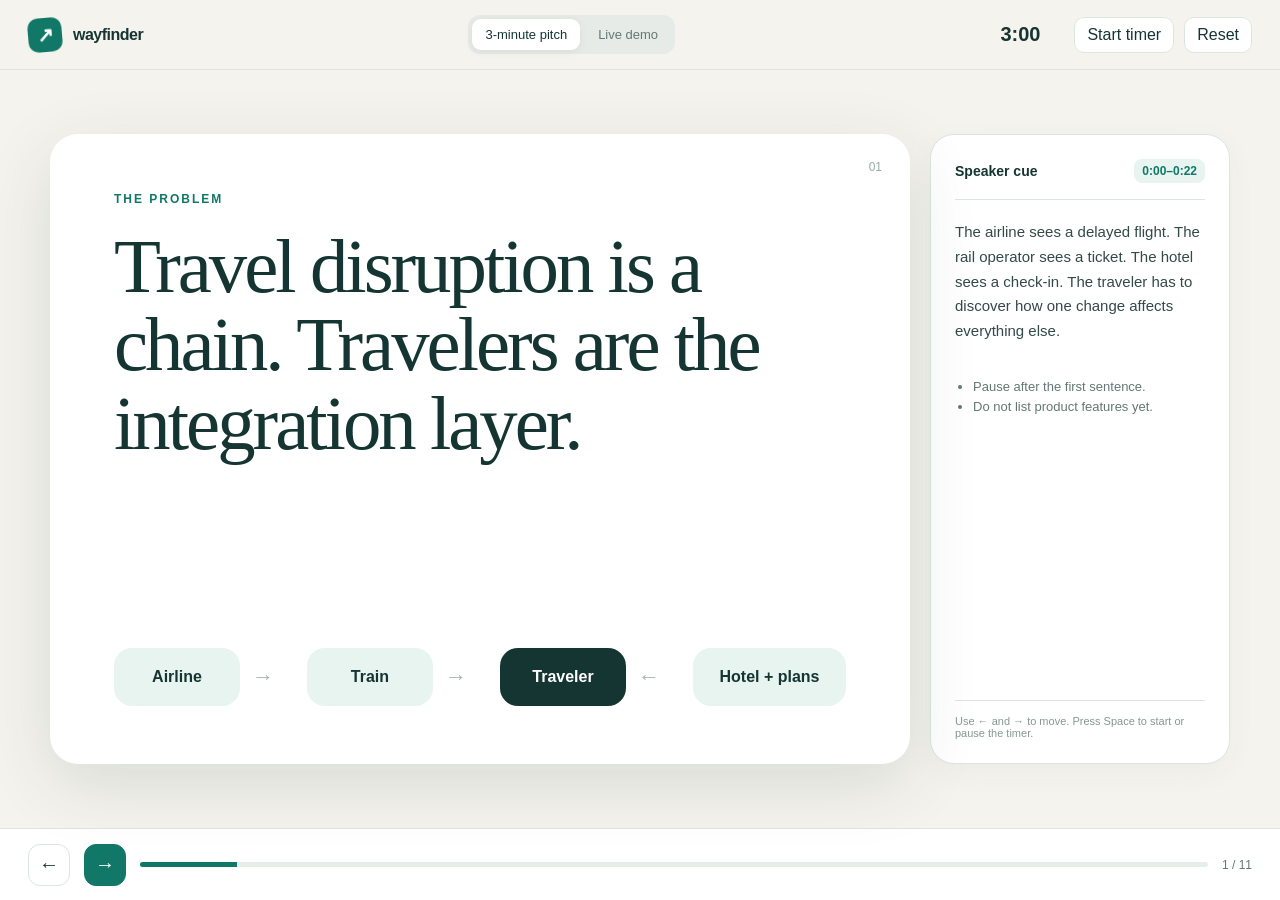
<file: demo/judge-kit/index.html>
<!doctype html>
<html lang="en">
<head>
  <meta charset="utf-8">
  <meta name="viewport" content="width=device-width,initial-scale=1">
  <title>Wayfinder — judge presentation</title>
  <style>
    :root{--ink:#153532;--muted:#647873;--teal:#117867;--mint:#e8f4ef;--cream:#f5f3ed;--paper:#fff;--line:#dce6e1;--amber:#d67832;--red:#b94d3a;--shadow:0 20px 70px rgba(20,53,50,.12)}
    *{box-sizing:border-box}html{background:var(--cream);color:var(--ink);font-family:Inter,-apple-system,BlinkMacSystemFont,"Segoe UI",sans-serif}body{margin:0;min-height:100vh}button,a{font:inherit}button{cursor:pointer}.shell{min-height:100vh;display:grid;grid-template-rows:auto 1fr auto}.topbar{height:70px;padding:0 28px;display:flex;align-items:center;justify-content:space-between;border-bottom:1px solid var(--line);background:rgba(245,243,237,.94);backdrop-filter:blur(12px)}.brand{display:flex;align-items:center;gap:11px;font-weight:750;letter-spacing:-.5px}.brand-mark{width:34px;height:34px;border-radius:10px;background:var(--teal);color:#fff;display:grid;place-items:center;font-size:20px;transform:rotate(-5deg)}.mode-switch{display:flex;gap:5px;background:#e7ebe8;padding:4px;border-radius:12px}.mode-switch button{border:0;background:transparent;padding:8px 13px;border-radius:9px;color:var(--muted);font-size:13px}.mode-switch button.active{background:var(--paper);color:var(--ink);box-shadow:0 2px 8px #173e3c13}.timer-wrap{display:flex;align-items:center;gap:10px}.timer{font-size:20px;font-variant-numeric:tabular-nums;font-weight:650;min-width:64px}.timer.over{color:var(--red)}.timer-button{border:1px solid var(--line);background:var(--paper);color:var(--ink);padding:8px 12px;border-radius:10px}.stage{padding:26px;display:grid;place-items:center}.pitch-layout{width:min(1180px,100%);display:grid;grid-template-columns:minmax(0,1fr) 300px;gap:20px;align-items:stretch}.slide{min-height:630px;background:var(--paper);border-radius:28px;box-shadow:var(--shadow);overflow:hidden;position:relative;padding:58px 64px;display:flex;flex-direction:column}.slide-kicker{font-size:12px;text-transform:uppercase;letter-spacing:2px;color:var(--teal);font-weight:750}.slide h1{font-family:Georgia,"Times New Roman",serif;font-size:clamp(46px,6vw,78px);line-height:1.02;letter-spacing:-3px;margin:22px 0 24px;max-width:920px;font-weight:500}.slide h2{font-family:Georgia,"Times New Roman",serif;font-size:44px;line-height:1.08;letter-spacing:-1.8px;margin:14px 0 24px;font-weight:500}.slide p{font-size:20px;line-height:1.55;color:var(--muted);max-width:820px}.slide strong{color:var(--ink)}.slide-number{position:absolute;right:28px;top:26px;color:#9aaba5;font-size:12px}.chain{display:grid;grid-template-columns:repeat(7,auto);align-items:center;gap:12px;margin-top:auto}.chain-node{background:var(--mint);border-radius:18px;padding:20px 16px;min-width:105px;text-align:center;font-weight:700}.chain-node.person{background:var(--ink);color:#fff}.chain-arrow{color:#a7b7b1;font-size:22px}.problem-grid,.product-grid,.proof-grid{display:grid;grid-template-columns:repeat(3,1fr);gap:15px;margin-top:auto}.problem,.product,.proof{background:#f5f8f6;padding:21px;border-radius:18px}.problem b,.product b,.proof b{display:block;margin:12px 0 5px;font-size:17px}.problem span,.product span,.proof span{color:var(--muted);line-height:1.45}.metric{font-family:Georgia,serif;font-size:42px;color:var(--teal)}.journey-flow{display:grid;grid-template-columns:1fr auto 1fr auto 1fr auto 1fr;gap:12px;align-items:center;margin-top:auto}.journey-step{padding:24px 17px;border-radius:20px;background:var(--mint);text-align:center;min-height:130px;display:grid;place-items:center}.journey-step b{display:block;font-size:18px}.journey-step small{display:block;color:var(--muted);margin-top:6px;line-height:1.4}.flow-arrow{font-size:25px;color:var(--teal)}.demo-shot{margin-top:auto;display:grid;grid-template-columns:1fr 230px;gap:24px;align-items:center}.demo-shot img{width:100%;max-height:350px;object-fit:cover;object-position:top;border-radius:22px;box-shadow:0 14px 40px #173e3c20}.big-fact{padding:24px;background:var(--ink);color:#fff;border-radius:22px}.big-fact .metric{color:#9fe0ce}.big-fact p{font-size:15px;color:#c6d9d3;margin:5px 0 0}.impact-flow{display:flex;align-items:stretch;gap:14px;margin-top:auto}.impact-state{flex:1;padding:24px;border-radius:20px;background:#f5f7f5}.impact-state.warn{background:#fff0e5;color:#894a20}.impact-state.good{background:#eaf6f0;color:#126954}.impact-state b{font-size:19px;display:block;margin-bottom:8px}.impact-state span{line-height:1.45}.arch{margin-top:auto;display:grid;grid-template-columns:1fr 1.15fr 1fr;gap:16px;align-items:stretch}.arch-col{display:grid;gap:10px}.arch-box{padding:18px;border-radius:17px;background:#f3f7f5}.arch-col.center .arch-box{background:var(--ink);color:#fff}.arch-box b{display:block;font-size:17px;margin-bottom:5px}.arch-box span{color:var(--muted);line-height:1.4}.arch-col.center span{color:#bdd2cb}.close-line{margin-top:auto;border-left:5px solid var(--teal);padding:12px 0 12px 24px;font-family:Georgia,serif;font-size:34px;line-height:1.25}.notes{background:var(--paper);border:1px solid var(--line);border-radius:24px;padding:24px;display:flex;flex-direction:column;box-shadow:0 8px 30px #173e3c0b}.notes-head{display:flex;justify-content:space-between;gap:12px;align-items:center;padding-bottom:16px;border-bottom:1px solid var(--line)}.notes-head b{font-size:14px}.time-chip{background:var(--mint);color:var(--teal);padding:5px 8px;border-radius:8px;font-size:12px;font-weight:700}.notes-text{font-size:15px;line-height:1.65;margin:20px 0;color:#334a46}.notes-points{padding-left:18px;color:var(--muted);line-height:1.55;font-size:13px}.notes-spacer{flex:1}.key-hint{font-size:11px;color:#879891;border-top:1px solid var(--line);padding-top:14px}.controls{height:72px;padding:0 28px;display:flex;align-items:center;gap:14px;border-top:1px solid var(--line);background:var(--paper)}.nav-button{width:42px;height:42px;border-radius:12px;border:1px solid var(--line);background:#fff;color:var(--ink);font-size:20px}.nav-button.primary{background:var(--teal);color:#fff;border-color:var(--teal)}.progress{height:5px;flex:1;background:#e7eeea;border-radius:999px;overflow:hidden}.progress>span{display:block;height:100%;background:var(--teal);transition:width .25s}.count{font-size:12px;color:var(--muted);font-variant-numeric:tabular-nums}.demo-layout{width:min(1100px,100%);display:grid;grid-template-columns:340px minmax(0,1fr);gap:20px}.demo-sidebar,.demo-card{background:var(--paper);border:1px solid var(--line);border-radius:24px;box-shadow:0 8px 30px #173e3c0b}.demo-sidebar{padding:24px}.demo-sidebar h1{font-family:Georgia,serif;font-size:31px;margin:8px 0}.demo-sidebar p{color:var(--muted);line-height:1.5}.demo-actions{display:grid;gap:9px;margin:22px 0}.demo-link,.copy-button{display:flex;align-items:center;justify-content:center;text-decoration:none;border:0;border-radius:12px;padding:12px 15px;background:var(--teal);color:#fff;font-weight:650}.demo-link.secondary,.copy-button{background:#f0f5f2;color:var(--ink);border:1px solid var(--line)}.demo-meta{display:grid;grid-template-columns:1fr 1fr;gap:8px}.demo-meta div{padding:12px;background:#f4f7f5;border-radius:12px}.demo-meta b,.demo-meta small{display:block}.demo-meta b{font-size:18px}.demo-meta small{font-size:10px;color:var(--muted)}.demo-card{padding:28px}.step-list{display:grid;gap:9px}.step{display:grid;grid-template-columns:40px 1fr auto;gap:14px;align-items:start;padding:16px;border:1px solid var(--line);border-radius:16px;background:#fff}.step.current{border-color:#8bbdaf;background:#f6fbf8}.step.done{opacity:.58}.step-index{width:34px;height:34px;border-radius:50%;display:grid;place-items:center;background:var(--mint);color:var(--teal);font-weight:750}.step h3{margin:0 0 5px}.step p{margin:0;color:var(--muted);line-height:1.45}.step-time{font-size:11px;color:var(--teal);font-weight:700}.talk-track{margin-top:18px;padding:18px 20px;border-left:4px solid var(--teal);background:#f6f8f6;color:#314944;line-height:1.55}.prompt-row{display:flex;gap:9px;align-items:center;margin-top:15px}.prompt{flex:1;background:#f3f6f4;padding:12px;border-radius:11px;font-family:ui-monospace,SFMono-Regular,Menlo,monospace;font-size:12px}.check-button{border:0;background:var(--teal);color:#fff;border-radius:10px;padding:9px 12px}.hidden{display:none!important}.toast{position:fixed;left:50%;bottom:88px;transform:translateX(-50%);padding:10px 16px;border-radius:10px;background:var(--ink);color:#fff;font-size:12px;opacity:0;pointer-events:none;transition:opacity .2s}.toast.show{opacity:1}@media(max-width:900px){.pitch-layout,.demo-layout{grid-template-columns:1fr}.notes{display:none}.slide{min-height:600px;padding:44px 34px}.chain{grid-template-columns:1fr auto 1fr auto 1fr}.chain-node:nth-of-type(4),.chain-node:nth-of-type(5){display:none}.problem-grid,.product-grid,.proof-grid{grid-template-columns:1fr}.journey-flow{grid-template-columns:1fr 1fr}.flow-arrow{display:none}.demo-shot{grid-template-columns:1fr}.demo-shot img{display:none}.arch{grid-template-columns:1fr}.topbar{padding:0 14px}.timer-wrap .timer-button{display:none}.stage{padding:14px}.controls{padding:0 14px}}
  </style>
</head>
<body>
  <div class="shell">
    <header class="topbar">
      <div class="brand"><span class="brand-mark">↗</span><span>wayfinder</span></div>
      <div class="mode-switch" role="tablist" aria-label="Presentation mode">
        <button id="pitch-tab" class="active" aria-selected="true">3-minute pitch</button>
        <button id="demo-tab" aria-selected="false">Live demo</button>
      </div>
      <div class="timer-wrap"><span id="timer" class="timer">3:00</span><button id="timer-toggle" class="timer-button">Start timer</button><button id="timer-reset" class="timer-button">Reset</button></div>
    </header>

    <main class="stage">
      <section id="pitch-mode" class="pitch-layout" aria-label="Wayfinder pitch deck">
        <article id="slide" class="slide" aria-live="polite"></article>
        <aside class="notes" aria-label="Speaker notes">
          <div class="notes-head"><b>Speaker cue</b><span id="slide-time" class="time-chip"></span></div>
          <div id="notes-text" class="notes-text"></div>
          <ul id="notes-points" class="notes-points"></ul>
          <div class="notes-spacer"></div>
          <div class="key-hint">Use ← and → to move. Press Space to start or pause the timer.</div>
        </aside>
      </section>

      <section id="demo-mode" class="demo-layout hidden" aria-label="Live demo guide">
        <aside class="demo-sidebar">
          <div class="slide-kicker">Judge walkthrough</div><h1>One clean journey</h1>
          <p>Select five documents together, review once, then show how a live update changes the connected trip.</p>
          <div class="demo-actions">
            <a class="demo-link" href="http://127.0.0.1:8765" target="_blank">Open Wayfinder ↗</a>
            <a class="demo-link secondary" href="inputs/">Open demo inputs</a>
            <button id="copy-prompt" class="copy-button">Copy agent question</button>
          </div>
          <div class="demo-meta"><div><b>5</b><small>documents</small></div><div><b>18</b><small>trip items</small></div><div><b>71 min</b><small>sample delay</small></div><div><b>37 min</b><small>buffer left</small></div></div>
        </aside>
        <article class="demo-card">
          <div class="notes-head"><div><div class="slide-kicker">Live demo</div><h2 id="demo-title">Create the itinerary</h2></div><span id="demo-time" class="time-chip">0:00–0:45</span></div>
          <div id="step-list" class="step-list"></div>
          <blockquote id="talk-track" class="talk-track"></blockquote>
          <div class="prompt-row"><code class="prompt">What changed, what is at risk, and what should I do next?</code><button id="copy-inline" class="check-button">Copy</button></div>
        </article>
      </section>
    </main>

    <footer class="controls">
      <button id="previous" class="nav-button" aria-label="Previous slide">←</button>
      <button id="next" class="nav-button primary" aria-label="Next slide">→</button>
      <div class="progress" aria-label="Presentation progress"><span id="progress-bar"></span></div>
      <span id="count" class="count"></span>
    </footer>
  </div>
  <div id="toast" class="toast" role="status" aria-live="polite">Copied</div>

  <script>
    const slides=[
      {time:'0:00–0:22',kicker:'The problem',title:'Travel disruption is a chain. Travelers are the integration layer.',html:'<div class="chain"><div class="chain-node">Airline</div><div class="chain-arrow">→</div><div class="chain-node">Train</div><div class="chain-arrow">→</div><div class="chain-node person">Traveler</div><div class="chain-arrow">←</div><div class="chain-node">Hotel + plans</div></div>',notes:'The airline sees a delayed flight. The rail operator sees a ticket. The hotel sees a check-in. The traveler has to discover how one change affects everything else.',points:['Pause after the first sentence.','Do not list product features yet.']},
      {time:'0:22–0:47',kicker:'The hidden workload',title:'An alert creates a decision problem.',html:'<div class="problem-grid"><div class="problem"><span class="metric">01</span><b>What changed?</b><span>Search email, PDFs, provider apps, and maps.</span></div><div class="problem"><span class="metric">02</span><b>What breaks next?</b><span>Recalculate connections, check-ins, tickets, and plans.</span></div><div class="problem"><span class="metric">03</span><b>What should I choose?</b><span>Compare time, cost, policies, and personal constraints.</span></div></div>',notes:'Existing tools organize bookings or report status. They rarely reason across the complete trip and carry an approved choice back into the itinerary.',points:['Stress that this is decision work, not another itinerary list.']},
      {time:'0:47–1:18',kicker:'Wayfinder',title:'One living itinerary that watches the whole journey.',html:'<div class="journey-flow"><div class="journey-step"><div><b>Collect</b><small>Inbox or up to 15 documents</small></div></div><div class="flow-arrow">→</div><div class="journey-step"><div><b>Connect</b><small>Bookings, locations, policies, and personal plans</small></div></div><div class="flow-arrow">→</div><div class="journey-step"><div><b>Decide</b><small>Small set of grounded choices</small></div></div><div class="flow-arrow">→</div><div class="journey-step"><div><b>Update</b><small>One approved choice becomes the new trip</small></div></div></div>',notes:'The traveler connects an inbox or selects their travel documents. Every item keeps its source, appears in time, and can be mapped. Personal plans can be added by chat or voice.',points:['Say “the traveler sees what matters now.”']},
      {time:'1:18–1:33',kicker:'Proof · creation',title:'Five documents become an 18-item Chile journey.',html:'<div class="demo-shot"><img src="../../runtime/mobile-unified-itinerary.png" alt="Wayfinder unified Chile itinerary"><div class="big-fact"><span class="metric">5 → 18</span><p>Flights, stays, transport, activities, tickets, maps, and their source evidence.</p></div></div>',notes:'This is the start of the live demo: select five files together, review the extracted facts once, and the complete trip appears.',points:['Open one W Circuit item.','Show its map, commute options, and source document.']},
      {time:'1:33–1:48',kicker:'Proof · disruption',title:'A 71-minute delay changes the connected trip.',html:'<div class="impact-flow"><div class="impact-state"><b>7:45 AM</b><span>Scheduled arrival in Santiago</span></div><div class="impact-state warn"><b>8:56 AM</b><span>Updated arrival leaves only 37 minutes beyond the reviewed transfer buffer</span></div><div class="impact-state good"><b>Action</b><span>LA378 is flagged at risk and the traveler gets one concise alert</span></div></div>',notes:'Wayfinder never asks the traveler to enter the delay. A provider-style event updates the flight and checks every downstream dependency.',points:['The Chile replay is clearly labeled.','Do not claim the onward flight is automatically rebooked.']},
      {time:'1:48–2:15',kicker:'Recovery',title:'One approved choice becomes the new journey.',html:'<div class="journey-flow"><div class="journey-step"><div><b>Detect</b><small>The original connection no longer works</small></div></div><div class="flow-arrow">→</div><div class="journey-step"><div><b>Compare</b><small>Time, cost, check-in, policies, and plans</small></div></div><div class="flow-arrow">→</div><div class="journey-step"><div><b>Approve</b><small>The traveler confirms one option</small></div></div><div class="flow-arrow">→</div><div class="journey-step"><div><b>Rewrite</b><small>Replacement, reminders, and history update</small></div></div></div>',notes:'Wayfinder rejects options that do not fit the journey. After one approval, the missed connection remains visible, the replacement becomes active, reminders move, and the decision is recorded.',points:['Nothing is purchased, canceled, or charged without confirmation.']},
      {time:'2:15–2:40',kicker:'Why Snowflake + Claude',title:'Trusted context, grounded explanation, governed action.',html:'<div class="arch"><div class="arch-col"><div class="arch-box"><b>Snowflake</b><span>Reviewed itinerary, structured facts, current state, policy evidence</span></div><div class="arch-box"><b>Cortex Search</b><span>Relevant document passages with citations</span></div></div><div class="arch-col center"><div class="arch-box"><b>Claude on Cortex Agents</b><span>Connects relationships, explains impact, and presents decisions</span></div></div><div class="arch-col"><div class="arch-box"><b>Deterministic checks</b><span>Timing, feasibility, cost, and approval state</span></div><div class="arch-box"><b>Traveler approval</b><span>No booking change or payment without confirmation</span></div></div></div>',notes:'Snowflake is the trusted context layer. Cortex Analyst answers structured questions, Search retrieves evidence, and Claude turns it into a concise explanation. Code remains authoritative for feasibility.',points:['This separation is a strength: Claude explains; deterministic logic decides operational validity.']},
      {time:'2:40–3:00',kicker:'The outcome',title:'From travel alert to the next right move.',html:'<div class="proof-grid"><div class="proof"><span class="metric">Less search</span><b>One place</b><span>Documents, locations, tickets, and plans stay connected.</span></div><div class="proof"><span class="metric">Less guesswork</span><b>Grounded choices</b><span>Tradeoffs are checked against the actual journey.</span></div><div class="proof"><span class="metric">More control</span><b>One approval</b><span>The traveler chooses; Wayfinder updates everything else.</span></div></div><div class="close-line">Wayfinder is the calm layer between disruption and the next right move.</div>',notes:'We built the complete proof: documents become a journey, a provider-style event changes the plan, Snowflake and Claude explain the impact, and one approved option rewrites the active itinerary.',points:['The timed pitch ends here. Continue only for evaluation questions.']},
      {time:'Appendix 1',kicker:'Evaluation strategy',title:'Test the boundaries where an agent can fail.',html:'<div class="problem-grid"><div class="problem"><span class="metric">01</span><b>Context fidelity</b><span>Document facts and itinerary items match a golden trip.</span></div><div class="problem"><span class="metric">02</span><b>Decision quality</b><span>Expected impacts, feasible options, cost, and timing are exact.</span></div><div class="problem"><span class="metric">03</span><b>Grounded + safe</b><span>Citations support answers; stale, duplicate, and unapproved actions are blocked.</span></div></div><div class="close-line">Golden demo: 5 documents → 18 items → 71-minute delay → LA378 at risk.</div>',notes:'We score extraction, downstream impact, answer grounding, and action safety separately. The demo bundle is repeatable: five documents must create eighteen items, and the labeled delay must flag exactly the expected connection.',points:['70 automated tests cover the wider workflow.','Claude quality is evaluated separately from deterministic feasibility.','No pass if a citation points outside the reviewed itinerary.']},
      {time:'Appendix 2',kicker:'Claude relationship evals',title:'Measure whether Claude understands the connected journey.',html:'<div class="problem-grid"><div class="problem"><span class="metric">≥95%</span><b>Entity + edge accuracy</b><span>Correct bookings, documents, and dependency links.</span></div><div class="problem"><span class="metric">≥90%</span><b>Multi-hop reasoning</b><span>Delay → buffer → connection → downstream plan.</span></div><div class="problem"><span class="metric">100%</span><b>Faithful evidence</b><span>Every operational conclusion supported by reviewed context.</span></div></div><div class="impact-flow"><div class="impact-state"><b>Counterfactual</b><span>20, 71, and 120-minute delays produce the correct different outcomes.</span></div><div class="impact-state good"><b>State consistency</b><span>After approval, Claude reasons from the updated itinerary revision.</span></div></div>',notes:'Understanding is not a subjective score. Golden cases specify expected entities, dependency edges, downstream effects, required citations, forbidden claims, and the correct answer state.',points:['Track entity-linking accuracy and relationship-edge F1.','Test temporal, multi-hop, unaffected-plan, counterfactual, and abstention cases.','A fluent answer still fails if its relationship or evidence is wrong.']},
      {time:'Appendix 3',kicker:'Cortex Agent diagnostics',title:'Score every stage, not only the final answer.',html:'<div class="journey-flow"><div class="journey-step"><div><b>Retrieve</b><small>Cortex Search Recall@K and citation coverage</small></div></div><div class="flow-arrow">→</div><div class="journey-step"><div><b>Select tools</b><small>Analyst versus Search and correct trip revision</small></div></div><div class="flow-arrow">→</div><div class="journey-step"><div><b>Reason</b><small>Entity, temporal, dependency, and counterfactual accuracy</small></div></div><div class="flow-arrow">→</div><div class="journey-step"><div><b>Answer</b><small>Faithfulness, abstention, clarity, and latency</small></div></div></div><div class="close-line">Snowflake EVAL_CASES → Cortex Agent run → EVAL_RUNS with stage-level scores.</div>',notes:'Stage-level scoring tells us whether a failure came from retrieval, tool routing, Claude relationship reasoning, or answer construction. Deterministic SQL and Python score facts, edges, time, citations, and state; humans score clarity.',points:['Store expected relationships, required citations, and forbidden claims in EVAL_CASES.','Record retrieved documents, tool calls, answer, latency, and pass/fail in EVAL_RUNS.','Human clarity never overrides a correctness or safety failure.']}
    ];
    const demoSteps=[
      {title:'Create the itinerary',time:'0:00–0:45',text:'Choose Add documents, name the trip “Chile · December 2025,” then select all five .txt files in inputs/.',talk:'A traveler starts with the confirmations they already have. Wayfinder extracts the flights, ground transport, stays, activities, and the W trek. The traveler reviews these details once before the agent can use them.'},
      {title:'Show connected context',time:'0:45–1:10',text:'Approve the five documents together. Open W Circuit day 2 and show the destination, route choices, and linked source.',talk:'Every plan is placed in time, tied back to its source, and mapped when Wayfinder has a known location.'},
      {title:'Trigger the monitored update',time:'1:10–1:35',text:'Run the labeled 71-minute update. Pause on AA945 and the orange LA378 at-risk state. Open the alert.',talk:'The traveler never enters delay minutes. A provider update changes the monitored flight, and Wayfinder checks the rest of the journey.'},
      {title:'Ask one grounded question',time:'1:35–1:55',text:'Open Ask and send the prepared question. Point to the concise answer and its document citations.',talk:'The traveler asks one question instead of searching five apps. The answer is grounded in the reviewed Snowflake itinerary and evidence.'},
      {title:'Choose and update',time:'1:55–2:30',text:'Open the London sample, run the disruption if needed, choose the recommended 9:15 PM train, and confirm once.',talk:'The alert becomes a grounded decision, and the decision becomes the new journey. The traveler approves once; Wayfinder updates everything else.'}
    ];
    let mode='pitch',index=0,demoIndex=0,remaining=180,running=false,tick=null;
    const byId=id=>document.getElementById(id);
    function renderSlide(){const s=slides[index];byId('slide').innerHTML=`<span class="slide-number">${String(index+1).padStart(2,'0')}</span><div class="slide-kicker">${s.kicker}</div><h1>${s.title}</h1>${s.html}`;byId('slide-time').textContent=s.time;byId('notes-text').textContent=s.notes;byId('notes-points').innerHTML=s.points.map(p=>`<li>${p}</li>`).join('');byId('progress-bar').style.width=`${(index+1)/slides.length*100}%`;byId('count').textContent=`${index+1} / ${slides.length}`;}
    function renderDemo(){const s=demoSteps[demoIndex];byId('demo-title').textContent=s.title;byId('demo-time').textContent=s.time;byId('talk-track').textContent='“'+s.talk+'”';byId('step-list').innerHTML=demoSteps.map((step,i)=>`<div class="step ${i===demoIndex?'current':''} ${i<demoIndex?'done':''}"><span class="step-index">${i<demoIndex?'✓':i+1}</span><div><h3>${step.title}</h3><p>${step.text}</p></div><span class="step-time">${step.time}</span></div>`).join('');byId('progress-bar').style.width=`${(demoIndex+1)/demoSteps.length*100}%`;byId('count').textContent=`${demoIndex+1} / ${demoSteps.length}`;}
    function setMode(next){mode=next;const pitch=next==='pitch';byId('pitch-mode').classList.toggle('hidden',!pitch);byId('demo-mode').classList.toggle('hidden',pitch);byId('pitch-tab').classList.toggle('active',pitch);byId('demo-tab').classList.toggle('active',!pitch);byId('pitch-tab').setAttribute('aria-selected',pitch);byId('demo-tab').setAttribute('aria-selected',!pitch);remaining=pitch?180:150;running=false;clearInterval(tick);updateTimer();pitch?renderSlide():renderDemo();}
    function move(delta){if(mode==='pitch'){index=Math.max(0,Math.min(slides.length-1,index+delta));renderSlide();}else{demoIndex=Math.max(0,Math.min(demoSteps.length-1,demoIndex+delta));renderDemo();}}
    function updateTimer(){const sign=remaining<0?'-':'';const value=Math.abs(remaining),minutes=Math.floor(value/60),seconds=value%60;byId('timer').textContent=`${sign}${minutes}:${String(seconds).padStart(2,'0')}`;byId('timer').classList.toggle('over',remaining<0);byId('timer-toggle').textContent=running?'Pause timer':'Start timer';}
    function toggleTimer(){running=!running;clearInterval(tick);if(running)tick=setInterval(()=>{remaining--;updateTimer();},1000);updateTimer();}
    function resetTimer(){running=false;clearInterval(tick);remaining=mode==='pitch'?180:150;updateTimer();}
    async function copyPrompt(){await navigator.clipboard.writeText('What changed, what is at risk, and what should I do next?');const toast=byId('toast');toast.classList.add('show');setTimeout(()=>toast.classList.remove('show'),1500);}
    byId('pitch-tab').onclick=()=>setMode('pitch');byId('demo-tab').onclick=()=>setMode('demo');byId('previous').onclick=()=>move(-1);byId('next').onclick=()=>move(1);byId('timer-toggle').onclick=toggleTimer;byId('timer-reset').onclick=resetTimer;byId('copy-prompt').onclick=copyPrompt;byId('copy-inline').onclick=copyPrompt;
    document.addEventListener('keydown',event=>{if(event.key==='ArrowRight')move(1);if(event.key==='ArrowLeft')move(-1);if(event.code==='Space'&&!['INPUT','TEXTAREA','BUTTON'].includes(document.activeElement.tagName)){event.preventDefault();toggleTimer();}});
    renderSlide();updateTimer();
  </script>
</body>
</html>
</file>
